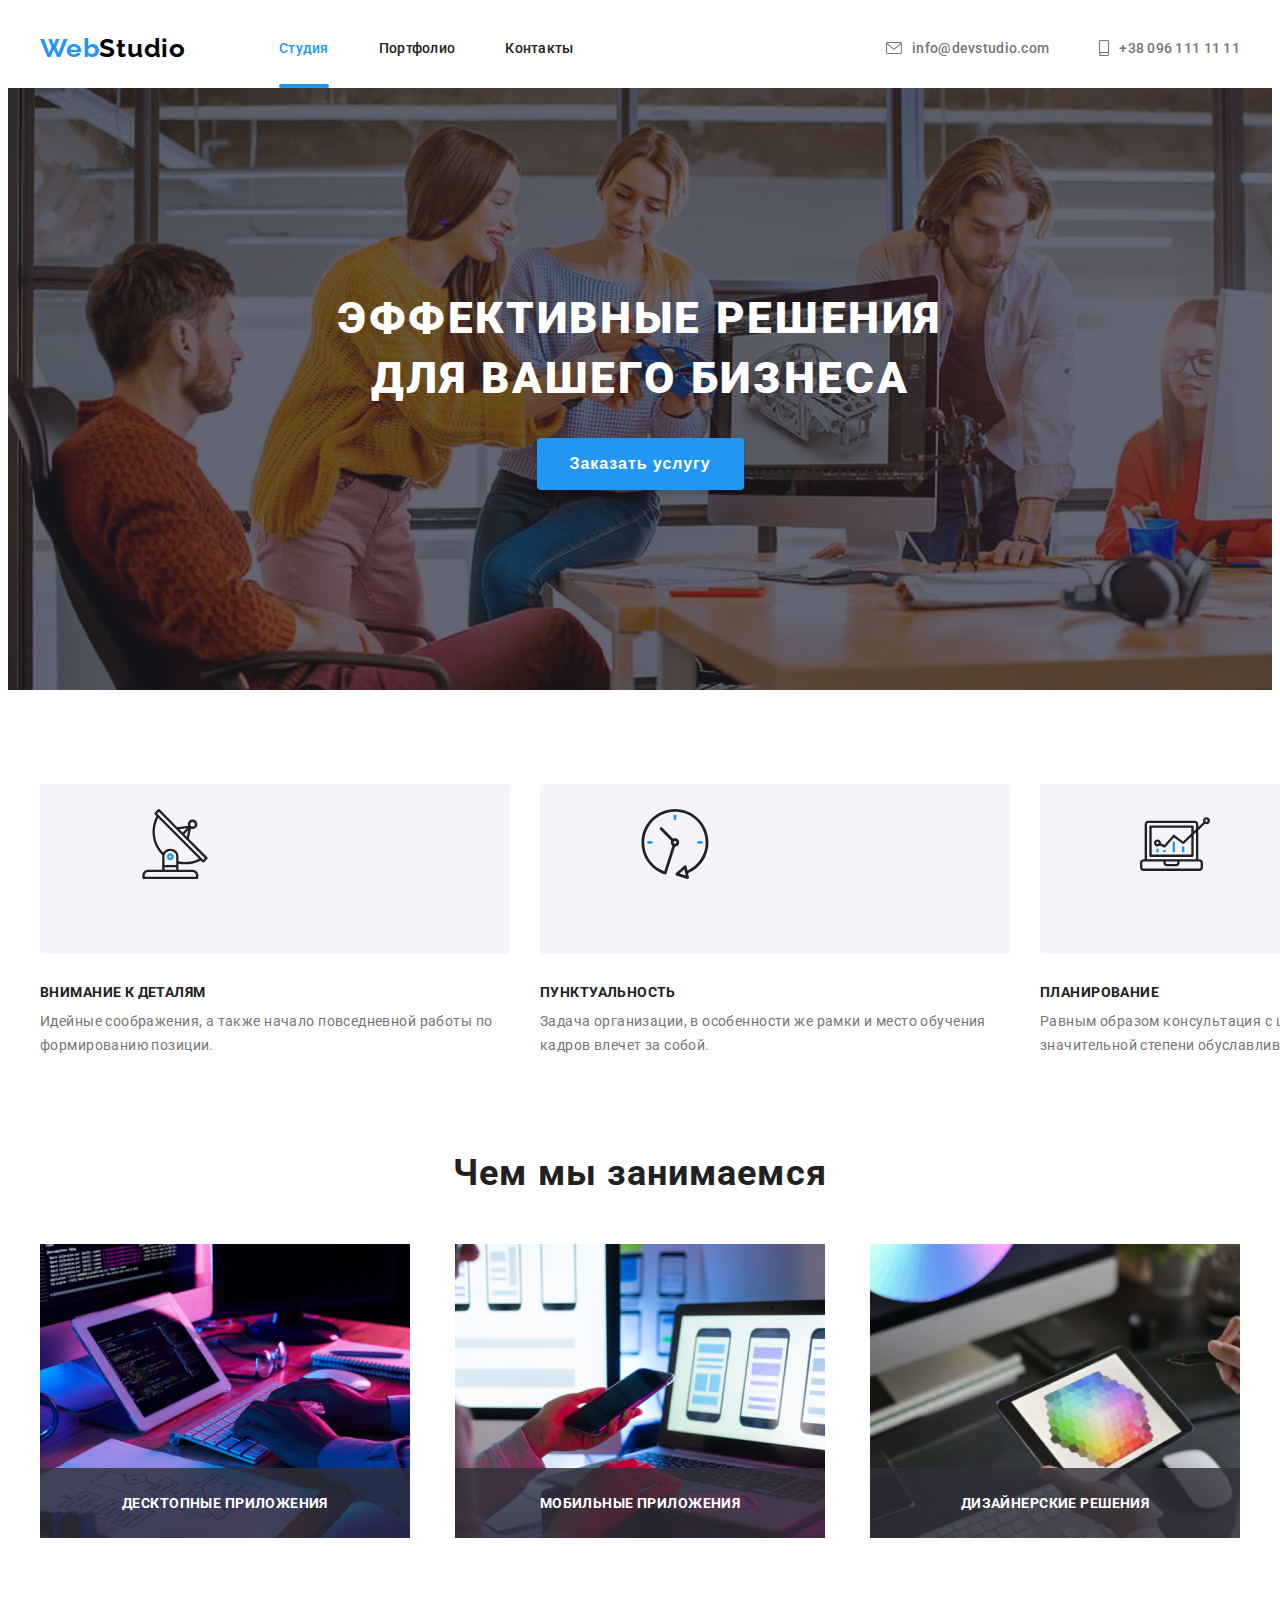
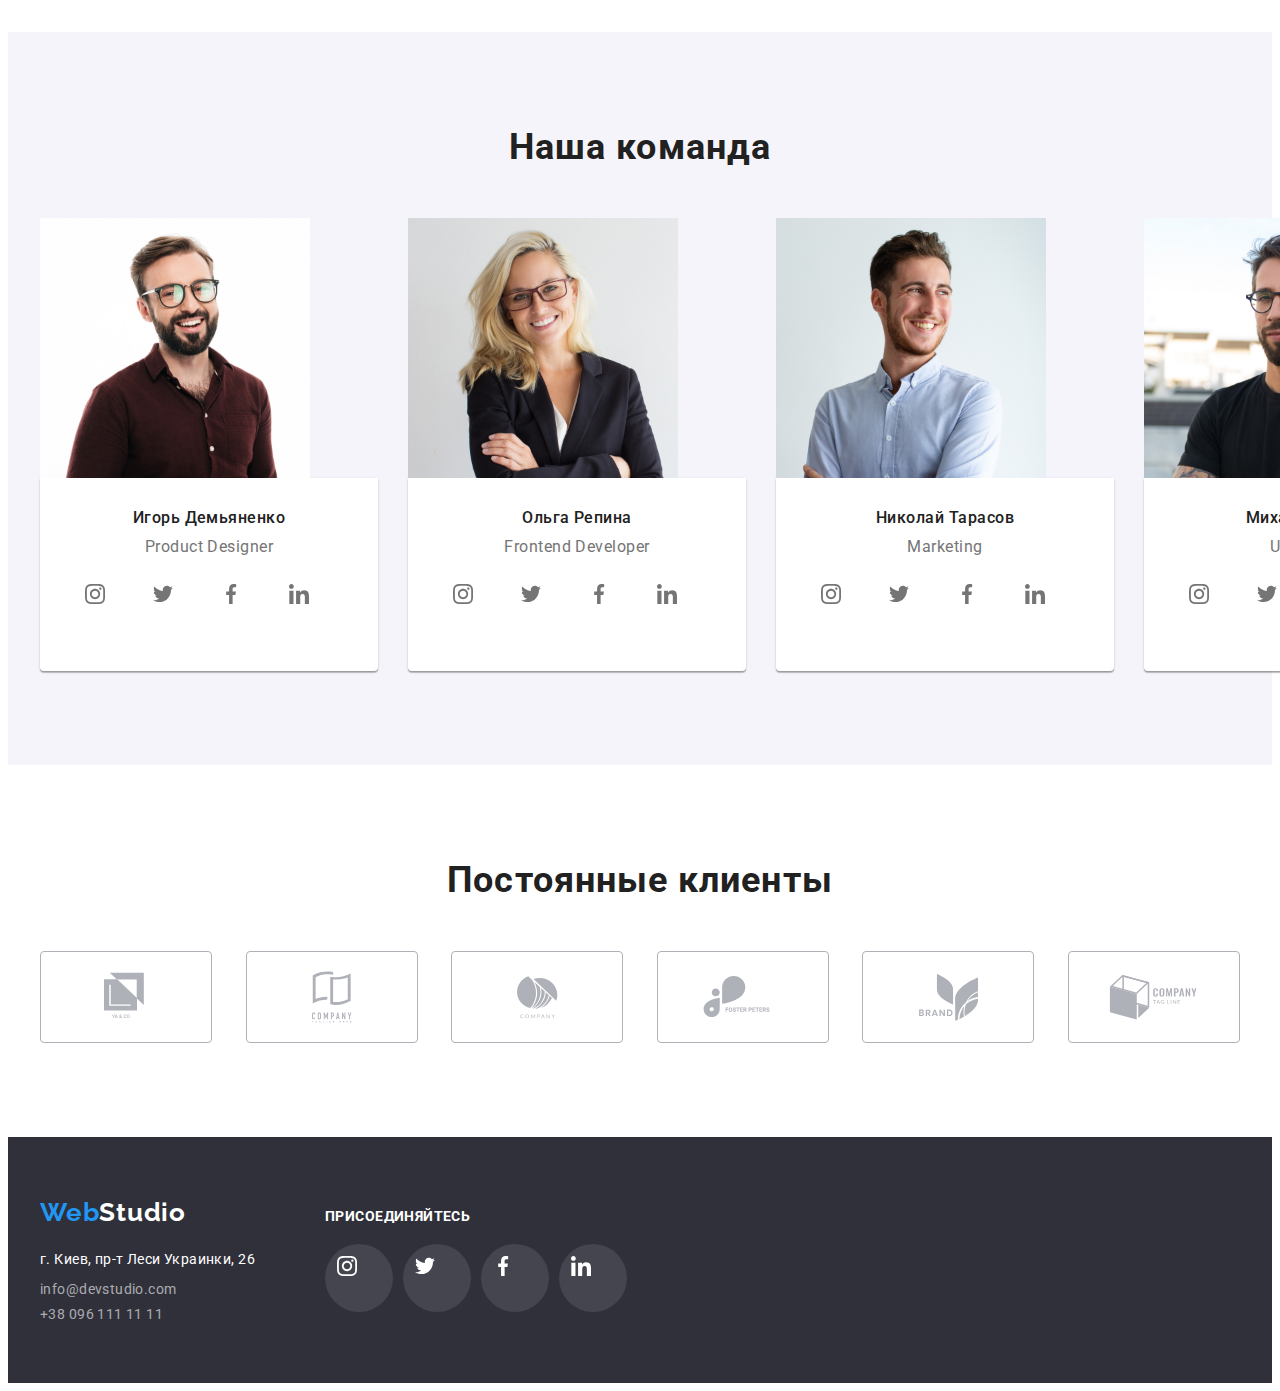
<file: index.html>
<!DOCTYPE html>
<html lang="ru">
  <head>
    <meta charset="UTF-8" />
    <meta name="viewport" content="width=device-width, initial-scale=1.0" />
    <title>WebStudio</title>
    <link rel="preconnect" href="https://fonts.gstatic.com" />
    <link
      href="https://fonts.googleapis.com/css2?family=Raleway:wght@700&family=Roboto:wght@400;500;700;900&display=swap"
      rel="stylesheet"
    />
    <link
      rel="stylesheet"
      href="https://cdnjs.cloudflare.com/ajax/libs/modern-normalize/1.0.0/modern-normalize.min.css"
      integrity="sha512-ISS7cAi1PEhQ8jnbJpJZMd29NlhNj4AWYyLOSp2CE/CsHxTCu+r+t0D2yoJudVrd0/8fTVPUVDzY5Tvli75u/g=="
      crossorigin="anonymous"
    />
    <link rel="stylesheet" href="./css/main.css" />
  </head>
  <body>
    <!-- Шапка сайта -->
    <header class="header">
      <div class="container">
        <nav class="site-nav">
          <a href="index.html" lang="en" class="logo"><span>Web</span>Studio</a>
          <ul class="site-nav-list">
            <li class="site-nav-list-item">
              <a href="index.html" class="site-nav-link current">Студия</a>
            </li>
            <li class="site-nav-list-item">
              <a href="portfolio.html" class="site-nav-link">Портфолио</a>
            </li>
            <li class="site-nav-list-item">
              <a href="" class="site-nav-link">Контакты</a>
            </li>
          </ul>
        </nav>
        <ul class="contact-list">
          <li class="contact-list-submenu">
           <a href="mailto:info@devstudio.com" class="contact-link"
              >
               <svg class="icon-contact-list" width="16" height="12">
                <use href="./images/sprite.svg#icon-envelope"></use>
              </svg>
                info@devstudio.com</a>
          </li>
          <li class="contact-list-submenu">
            <a href="tel:+380961111111" class="contact-link"
              >
              <svg class="icon-contact-list" width="10" height="16">
                <use href="./images/sprite.svg#icon-smartphone"></use>
              </svg>
              +38 096 111 11 11</a
            >
          </li>
        </ul>
      </div>
    </header>
    <main>
      <!-- Герой -->
      <section class="hero">
        <div class="container">
          <h1 class="hero-title">
            Эффективные решения <br />
            для вашего бизнеса
          </h1>
          <button type="button" class="modal-button" data-modal-open>Заказать услугу</button>
        </div>
      </section>
      <!-- Преимущества -->
      <section class="advantages section-container">
        <div class="container">
          <h2 class="visually-hidden">Преимущества</h2>
          <ul class="advantages-list">
            <li class="advantages-list-item">
              <div class="icon-advantages-container">
                <svg class="icon-advantages" width="70" height="70">
                <use href="./images/sprite.svg#icon-antenna-1"></use>
              </svg>
              </div>
              <h3 class="advantages-title">Внимание к деталям</h3>
              <p class="advantages-text">
                Идейные соображения, а также начало повседневной работы по
                формированию позиции.
              </p>
            </li>
            <li class="advantages-list-item">
              <div class="icon-advantages-container">
                <svg class="icon-advantages" width="70" height="70">
                <use href="./images/sprite.svg#icon-clock-1"></use>
              </svg>
              </div>
              <h3 class="advantages-title">Пунктуальность</h3>
              <p class="advantages-text">
                Задача организации, в особенности же рамки и место обучения
                кадров влечет за собой.
              </p>
            </li>
            <li class="advantages-list-item">
              <div class="icon-advantages-container">
                <svg class="icon-advantages" width="70" height="70">
                <use href="./images/sprite.svg#icon-diagram-1"></use>
              </svg>
              </div>
              <h3 class="advantages-title">Планирование</h3>
              <p class="advantages-text">
                Равным образом консультация с широким активом в значительной
                степени обуславливает
              </p>
            </li class="advantages-list-item">
            <li>
              <div class="icon-advantages-container">
                <svg class="icon-advantages" width="70" height="70">
                <use href="./images/sprite.svg#icon-astronaut-1"></use>
              </svg>
              </div>
              <h3 class="advantages-title">Современные технологии</h3>
              <p class="advantages-text">
                Значимость этих проблем настолько очевидна, что реализация
                плановых заданий.
              </p>
            </li>
          </ul>
        </div>
      </section>
      <!-- Чем мы занимаемся -->
      <section class="works ">
        <div class="container">
        <h2 class="woks-title section-title">Чем мы занимаемся</h2>
        <ul class="woks-title-list">
          <li class="works-link">
            <img
              src="./images/what-are-we-doing/what-are-we-doing-1.jpg"
              alt="Сотрудник набирает на клавиатуре текст"
              width="370"
              height="294"
            />
            <div class="text-works-box">
            <p class="text-works">Десктопные приложения</p>
            </div>
          </li>
          <li class="works-link">
            <img
              src="./images/what-are-we-doing/what-are-we-doing-2.jpg"
              alt="Сотрудник разрабатывает дизайн мобильного приложения"
              width="370"
              height="294"
            />
            <div class="text-works-box">
            <p class="text-works">Мобильные приложения</p>
            </div>
          </li>
          <li class="works-link">
            <img
              src="./images/what-are-we-doing/what-are-we-doing-3.jpg"
              alt="Сотрудник работает на планшете"
              width="370"
              height="294"
            />
            <div class="text-works-box">
            <p class="text-works">Дизайнерские решения</p>
            </div>
          </li>
        </ul>
        </div>
      </section>
      <!-- Наша команда -->
      <section class="team section-container">
        <div class="container">
        <h2 class="team-title section-title">Наша команда</h2>
        <ul class="team-list">
          <li class="team-list-item">
              <img
              src="./images/our-team/our-team-1.jpg"
              alt="Фотография сотрудника"
              width="270"
              height="260"
            />
             <div class="team-card-name">
              <h3 class="team-member">Игорь Демьяненко</h3>
            <p lang="en" class="team-text">Product Designer</p>


            <div class="team-social-links">
            <ul class="social-links-list">
              
              <li>
                <a href="" class="social-links-list-team">
                <div class="social-links-item">
                <svg class="icon-social-links" width="20" height="20">
                <use href="./images/sprite.svg#icon-instagram-2"></use>
              </svg>
              </div>
              </a>
               </li>
              
 <li>
                <a href="" class="social-links-list-team">
                <div class="social-links-item">
                <svg class="icon-social-links" width="20" height="20">
                <use href="./images/sprite.svg#icon-twitter-1"></use>
              </svg>
              </div>
              </a>
               </li>

 <li>
                <a href="" class="social-links-list-team">
                <div class="social-links-item">
                <svg class="icon-social-links" width="20" height="20">
                <use href="./images/sprite.svg#icon-facebook-1"></use>
              </svg>
              </div>
              </a>
               </li>

                <li>
                <a href="" class="social-links-list-team">
                <div class="social-links-item">
                <svg class="icon-social-links" width="20" height="20">
                <use href="./images/sprite.svg#icon-linkedin-1"></use>
              </svg>
              </div>
              </a>
               </li>
            </ul>
            </div>
            </div>
          </li>
          <li class="team-list-item">
            <img
              src="./images/our-team/our-team-2.jpg"
              alt="Фотография сотрудника"
              width="270"
              height="260"
            />
            <div class="team-card-name">
               <h3 class="team-member">Ольга Репина</h3>
            <p lang="en" class="team-text">Frontend Developer</p>
            
             <div class="team-social-links">
            <ul class="social-links-list">
<li>
                <a href="" class="social-links-list-team">
                <div class="social-links-item">
                <svg class="icon-social-links" width="20" height="20">
                <use href="./images/sprite.svg#icon-instagram-2"></use>
              </svg>
              </div>
              </a>
               </li>
              
 <li>
                <a href="" class="social-links-list-team">
                <div class="social-links-item">
                <svg class="icon-social-links" width="20" height="20">
                <use href="./images/sprite.svg#icon-twitter-1"></use>
              </svg>
              </div>
              </a>
               </li>

 <li>
                <a href="" class="social-links-list-team">
                <div class="social-links-item">
                <svg class="icon-social-links" width="20" height="20">
                <use href="./images/sprite.svg#icon-facebook-1"></use>
              </svg>
              </div>
              </a>
               </li>

                <li>
                <a href="" class="social-links-list-team">
                <div class="social-links-item">
                <svg class="icon-social-links" width="20" height="20">
                <use href="./images/sprite.svg#icon-linkedin-1"></use>
              </svg>
              </div>
              </a>
               </li>
                        </ul>
            </div>
            </div>         
          </li >
          <li class="team-list-item">
            <img
              src="./images/our-team/our-team-3.jpg"
              alt="Фотография сотрудника"
              width="270"
              height="260"
            />
            <div class="team-card-name">
              <h3 class="team-member">Николай Тарасов</h3>
            <p lang="en" class="team-text">Marketing</p>
          <div class="team-social-links">
            <ul class="social-links-list">
<li>
                <a href="" class="social-links-list-team">
                <div class="social-links-item">
                <svg class="icon-social-links" width="20" height="20">
                <use href="./images/sprite.svg#icon-instagram-2"></use>
              </svg>
              </div>
              </a>
               </li>
              
 <li>
                <a href="" class="social-links-list-team">
                <div class="social-links-item">
                <svg class="icon-social-links" width="20" height="20">
                <use href="./images/sprite.svg#icon-twitter-1"></use>
              </svg>
              </div>
              </a>
               </li>

 <li>
                <a href="" class="social-links-list-team">
                <div class="social-links-item">
                <svg class="icon-social-links" width="20" height="20">
                <use href="./images/sprite.svg#icon-facebook-1"></use>
              </svg>
              </div>
              </a>
               </li>

                <li>
                <a href="" class="social-links-list-team">
                <div class="social-links-item">
                <svg class="icon-social-links" width="20" height="20">
                <use href="./images/sprite.svg#icon-linkedin-1"></use>
              </svg>
              </div>
              </a>
               </li>
            </ul>
            </div>
            </div>                  
          </li>
          <li class="team-list-item">
            <img
              src="./images/our-team/our-team-4.jpg"
              alt="Фотография сотрудника"
              width="270"
              height="260"
            />
            <div class="team-card-name">
              <h3 class="team-member">Михаил Ермаков</h3>
            <p lang="en" class="team-text">UI Designer</p>
            <div class="team-social-links">
            <ul class="social-links-list">
<li>
                <a href="" class="social-links-list-team">
                <div class="social-links-item">
                <svg class="icon-social-links" width="20" height="20">
                <use href="./images/sprite.svg#icon-instagram-2"></use>
              </svg>
              </div>
              </a>
               </li>
              
 <li>
                <a href="" class="social-links-list-team">
                <div class="social-links-item">
                <svg class="icon-social-links" width="20" height="20">
                <use href="./images/sprite.svg#icon-twitter-1"></use>
              </svg>
              </div>
              </a>
               </li>

 <li>
                <a href="" class="social-links-list-team">
                <div class="social-links-item">
                <svg class="icon-social-links" width="20" height="20">
                <use href="./images/sprite.svg#icon-facebook-1"></use>
              </svg>
              </div>
              </a>
               </li>

                <li>
                <a href="" class="social-links-list-team">
                <div class="social-links-item">
                <svg class="icon-social-links" width="20" height="20">
                <use href="./images/sprite.svg#icon-linkedin-1"></use>
              </svg>
              </div>
              </a>
               </li>
            </ul>
            </div>
            </div>            
          </li>
        </ul>
        </div>     
      </section>
            <!-- Постоянные клиенты -->
       <section class="clients section-container">
        <div class="container">
        <h2 class="clients-title section-title">Постоянные клиенты</h2>
        <ul class="clients-list">
          <li class="clients-list-item">
                        <a href="" class="clients-list-link">
                      <div class="clients-box">
              <svg class="icon-clients" width="44" height="50">
                <use href="./images/sprite.svg#icon-logo-1"></use>
          </svg>
          </div>
            </a>
            </li>
          <li class="clients-list-item">
                        <a href="" class="clients-list-link">
              <div class="clients-box">
              <svg class="icon-clients" width="40" height="52">
                <use href="./images/sprite.svg#icon-logo-2"></use>
          </svg>
          </div>
            </a>
           </li>
          <li class="clients-list-item">
            <a href="" class="clients-list-link">
              <div class="clients-box">
              <svg class="icon-clients" width="41" height="43">
                <use href="./images/sprite.svg#icon-logo-3"></use>
          </svg>
          </div>
            </a>
           </li>
          <li class="clients-list-item">
            <a href="" class="clients-list-link">
              <div class="clients-box">
              <svg class="icon-clients" width="80" height="42">
                <use href="./images/sprite.svg#icon-logo-4"></use>
          </svg>
          </div>
            </a>
           </li>
          <li class="clients-list-item">
            <a href="" class="clients-list-link">
              <div class="clients-box">
              <svg class="icon-clients" width="59" height="47">
                <use href="./images/sprite.svg#icon-logo-5"></use>
          </svg>
          </div>
            </a>
           </li>
          <li class="clients-list-item">
            <a href="" class="clients-list-link">
              <div class="clients-box">
              <svg class="icon-clients" width="89" height="45">
                <use href="./images/sprite.svg#icon-logo-6"></use>
          </svg>
          </div>
            </a>
           </li>
        </div>
        </ul>
       </div>
      </section>
    </main>
    <!-- Футер -->
    <footer class="footer">
      <div class="container">
        <div class="footer-contact"> 
        <a href="index.html" lang="en" class="logo"> <span>Web</span>Studio</a>
      <address>
        <ul class="footer-list">
          <li>
            <a
              href="https://goo.gl/maps/R6N9jCLy1UTAVr4GA"
              class="footer-adress"
              >г. Киев, пр-т Леси Украинки, 26</a
            >
          </li>
          <li class="footer-contact-item">
            <a href="mailto:info@devstudio.com" class="footer-contact"
              >info@devstudio.com</a
            >
          </li>
          <li class="footer-contact-item">
            <a href="tel:+380961111111" class="footer-contact"
              >+38 096 111 11 11</a
            >
          </li>
        </ul>
      </address>
      </div>
      <div class="footer-social-links">
        <b class="join">присоединяйтесь</b>
          <div class="footer-social-links-box">
            <ul class="footer-social-links-list">
            

              <li class="footer-social-links-list-total"> 
                <a href="" class="footer-social-link">
                  <div class="footer-social-links-item">
                <svg class="icon-social-links" width="20" height="20">
                <use href="./images/sprite.svg#icon-instagram-2"></use>
              </svg>
              </div>
              </a>
            </li>
             
            <li class="footer-social-links-list-total"> 
                <a href="" class="footer-social-link">
                  <div class="footer-social-links-item">
                <svg class="icon-social-links" width="20" height="20">
                <use href="./images/sprite.svg#icon-twitter-1"></use>
              </svg>
              </div>
              </a>
            </li>

              <li class="footer-social-links-list-total"> 
                <a href="" class="footer-social-link">
                  <div class="footer-social-links-item">
                <svg class="icon-social-links" width="20" height="20">
                <use href="./images/sprite.svg#icon-facebook-1"></use>
              </svg>
              </div>
              </a>
            </li>

            <li class="footer-social-links-list-total"> 
                <a href="" class="footer-social-link">
                  <div class="footer-social-links-item">
                <svg class="icon-social-links" width="20" height="20">
                <use href="./images/sprite.svg#icon-linkedin-1"></use>
              </svg>
              </div>
              </a>
            </li>



              <!-- <div class="footer-social-links-item">
              <li><a href=""class="footer-social-link" >
                <svg class="icon-social-links" width="20" height="20">
                <use href="./images/sprite.svg#icon-twitter-1"></use>
              </svg>
              </a></li>
              </div> -->
              <!-- <div class="footer-social-links-item">
              <li><a href="">
                <svg class="icon-social-links" width="20" height="20">
                <use href="./images/sprite.svg#icon-facebook-1"></use>
              </svg>
              </a></li>
              </div> -->
              <!-- <div class="footer-social-links-item">
              <li><a href="">
                <svg class="icon-social-links" width="20" height="20">
                <use href="./images/sprite.svg#icon-linkedin-1"></use>
              </svg>
              </a></li>
              </div> -->
            </ul>
            </div>
      </div>
      </div>      
    </footer>

    <div class="backdrop is-hidden" data-modal>
      <div class="modal">
        <button type="button" class="close-modal" data-modal-close>
        <svg width="18" height="18">
                <use href="./images/sprite.svg#icon-close-black"></use>
              </svg>
        </button>
      </div>
    </div>
    <script src="./js/modal.js"></script>
  </body>
</html>
</file>
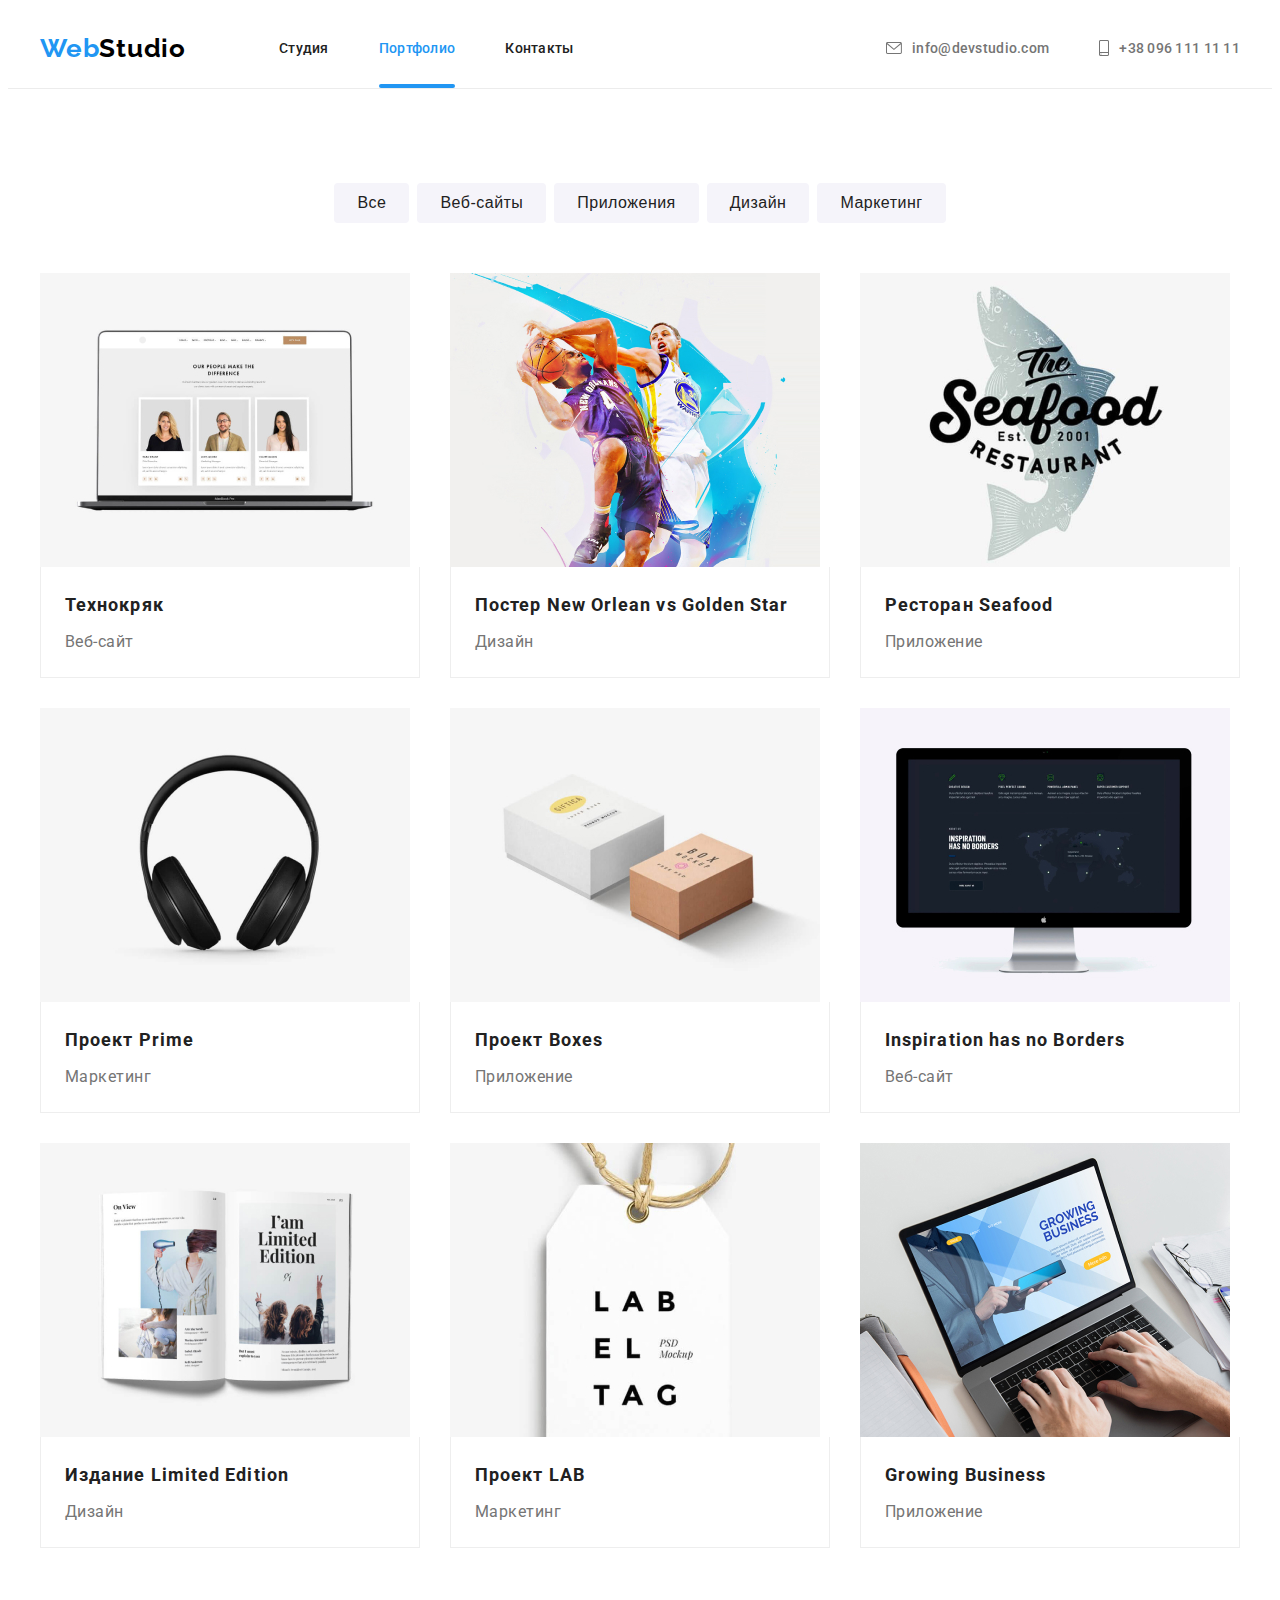
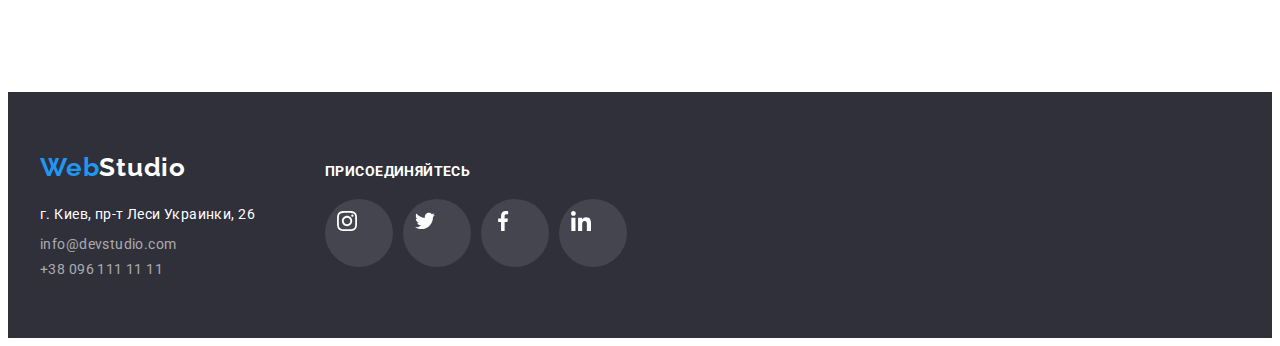
<file: portfolio.html>
<!DOCTYPE html>
<html lang="ru">
  <head>
    <meta charset="UTF-8" />
    <meta name="viewport" content="width=device-width, initial-scale=1.0" />
    <title>WebStudio</title>
    <link rel="preconnect" href="https://fonts.gstatic.com" />
    <link
      href="https://fonts.googleapis.com/css2?family=Raleway:wght@700&family=Roboto:wght@400;500;700;900&display=swap"
      rel="stylesheet"
    />
    <link
      rel="stylesheet"
      href="https://cdnjs.cloudflare.com/ajax/libs/modern-normalize/1.0.0/modern-normalize.min.css"
      integrity="sha512-ISS7cAi1PEhQ8jnbJpJZMd29NlhNj4AWYyLOSp2CE/CsHxTCu+r+t0D2yoJudVrd0/8fTVPUVDzY5Tvli75u/g=="
      crossorigin="anonymous"
    />
    <link rel="stylesheet" href="./css/portfolio.css" />
  </head>
  <body>
    <!-- Шапка сайта -->
    <header class="header">
      <div class="container">
        <nav class="site-nav">
          <a href="index.html" lang="en" class="logo"><span>Web</span>Studio</a>
          <ul class="site-nav-list">
            <li class="site-nav-list-item">
              <a href="index.html" class="site-nav-link">Студия</a>
            </li>
            <li class="site-nav-list-item">
              <a href="portfolio.html" class="site-nav-link current"
                >Портфолио</a
              >
            </li>
            <li class="site-nav-list-item">
              <a href="" class="site-nav-link">Контакты</a>
            </li>
          </ul>
        </nav>
        <ul class="contact-list">
          <li class="contact-list-submenu">
            <a href="mailto:info@devstudio.com" class="contact-link">
              <svg class="icon-contact-list" width="16" height="12">
                <use href="./images/sprite.svg#icon-envelope"></use>
              </svg>
              info@devstudio.com</a
            >
          </li>
          <li class="contact-list-submenu">
            <a href="tel:+380961111111" class="contact-link">
              <svg class="icon-contact-list" width="10" height="16">
                <use href="./images/sprite.svg#icon-smartphone"></use>
              </svg>
              +38 096 111 11 11</a
            >
          </li>
        </ul>
      </div>
    </header>
    <main>
      <!-- Портфолио -->
      <section class="section-container porfolio">
        <div class="container">
          <h1 class="visually-hidden">Портфолио</h1>
          <ul class="list-button">
            <li class="list-button-item">
              <button type="button" class="radio-button">Все</button>
            </li>
            <li class="list-button-item">
              <button type="button" class="radio-button">Веб-сайты</button>
            </li>
            <li class="list-button-item">
              <button type="button" class="radio-button">Приложения</button>
            </li>
            <li class="list-button-item">
              <button type="button" class="radio-button">Дизайн</button>
            </li>
            <li class="list-button-item">
              <button type="button" class="radio-button">Маркетинг</button>
            </li>
          </ul>
        </div>
        <div class="container">
          <ul class="portfolio-list">
            <li class="portfolio-list-item">
              <a href="" class="portfolio-link">
                <div class="wrapper">
                  <img
                    src="./images/portfolio/portfolio-1.jpg"
                    alt="Ноутбук"
                    width="370"
                    height="294"
                  />
                  <p class="text-overlay">
                    Технокряк это современная площадка распространения
                    коронавируса. Компании используют эту платформу для
                    цифрового шпионажа и атак на защищённые сервера конкурентов.
                  </p>
                </div>
                <div class="porfolio-card-name">
                  <h2 class="porfolio-title">Технокряк</h2>
                  <p class="porfolio-text">Веб-сайт</p>
                </div>
              </a>
            </li>

            <li class="portfolio-list-item">
              <a href="" class="portfolio-link">
                <div class="wrapper">
                  <img
                    src="./images/portfolio/portfolio-2.jpg"
                    alt="Изображение двух баскетболистов"
                    width="370"
                    height="294"
                  />
                  <p class="text-overlay">
                    Технокряк это современная площадка распространения
                    коронавируса. Компании используют эту платформу для
                    цифрового шпионажа и атак на защищённые сервера конкурентов.
                  </p>
                </div>
                <div class="porfolio-card-name">
                  <h2 class="porfolio-title">
                    Постер New Orlean vs Golden Star
                  </h2>
                  <p class="porfolio-text">Дизайн</p>
                </div>
              </a>
            </li>
            <li class="portfolio-list-item">
              <a href="" class="portfolio-link">
                <div class="wrapper">
                  <img
                    src="./images/portfolio/portfolio-3.jpg"
                    alt="Эмблема рыбного ресторана"
                    width="370"
                    height="294"
                  />
                  <p class="text-overlay">
                    Технокряк это современная площадка распространения
                    коронавируса. Компании используют эту платформу для
                    цифрового шпионажа и атак на защищённые сервера конкурентов.
                  </p>
                </div>
                <div class="porfolio-card-name">
                  <h2 class="porfolio-title">Ресторан Seafood</h2>
                  <p class="porfolio-text">Приложение</p>
                </div>
              </a>
            </li>
            <li class="portfolio-list-item">
              <a href="" class="portfolio-link">
                <div class="wrapper">
                  <img
                    src="./images/portfolio/portfolio-4.jpg"
                    alt="Наушники"
                    width="370"
                    height="294"
                  />
                  <p class="text-overlay">
                    Технокряк это современная площадка распространения
                    коронавируса. Компании используют эту платформу для
                    цифрового шпионажа и атак на защищённые сервера конкурентов.
                  </p>
                </div>
                <div class="porfolio-card-name">
                  <h2 class="porfolio-title">Проект Prime</h2>
                  <p class="porfolio-text">Маркетинг</p>
                </div>
              </a>
            </li>
            <li class="portfolio-list-item">
              <a href="" class="portfolio-link">
                <div class="wrapper">
                  <img
                    src="./images/portfolio/portfolio-5.jpg"
                    alt="Две коробки"
                    width="370"
                    height="294"
                  />
                  <p class="text-overlay">
                    Технокряк это современная площадка распространения
                    коронавируса. Компании используют эту платформу для
                    цифрового шпионажа и атак на защищённые сервера конкурентов.
                  </p>
                </div>
                <div class="porfolio-card-name">
                  <h2 class="porfolio-title">Проект Boxes</h2>
                  <p class="porfolio-text">Приложение</p>
                </div>
              </a>
            </li>
            <li class="portfolio-list-item">
              <a href="" class="portfolio-link">
                <div class="wrapper">
                  <img
                    src="./images/portfolio/portfolio-6.jpg"
                    alt="Монитор"
                    width="370"
                    height="294"
                  />
                  <p class="text-overlay">
                    Технокряк это современная площадка распространения
                    коронавируса. Компании используют эту платформу для
                    цифрового шпионажа и атак на защищённые сервера конкурентов.
                  </p>
                </div>
                <div class="porfolio-card-name">
                  <h2 class="porfolio-title">Inspiration has no Borders</h2>
                  <p class="porfolio-text">Веб-сайт</p>
                </div>
              </a>
            </li>
            <li class="portfolio-list-item">
              <a href="" class="portfolio-link">
                <div class="wrapper">
                  <img
                    src="./images/portfolio/portfolio-7.jpg"
                    alt="Развернутая книга"
                    width="370"
                    height="294"
                  />
                  <p class="text-overlay">
                    Технокряк это современная площадка распространения
                    коронавируса. Компании используют эту платформу для
                    цифрового шпионажа и атак на защищённые сервера конкурентов.
                  </p>
                </div>
                <div class="porfolio-card-name">
                  <h2 class="porfolio-title">Издание Limited Edition</h2>
                  <p class="porfolio-text">Дизайн</p>
                </div>
              </a>
            </li>
            <li class="portfolio-list-item">
              <a href="" class="portfolio-link">
                <div class="wrapper">
                  <img
                    src="./images/portfolio/portfolio-8.jpg"
                    alt="Изображение этикетки"
                    width="370"
                    height="294"
                  />
                  <p class="text-overlay">
                    Технокряк это современная площадка распространения
                    коронавируса. Компании используют эту платформу для
                    цифрового шпионажа и атак на защищённые сервера конкурентов.
                  </p>
                </div>
                <div class="porfolio-card-name">
                  <h2 class="porfolio-title">Проект LAB</h2>
                  <p class="porfolio-text">Маркетинг</p>
                </div>
              </a>
            </li>
            <li class="portfolio-list-item">
              <a href="" class="portfolio-link">
                <div class="wrapper">
                  <img
                    src="./images/portfolio/portfolio-9.jpg"
                    alt="Человек работае за ноутбуком"
                    width="370"
                    height="294"
                  />
                  <p class="text-overlay">
                    Технокряк это современная площадка распространения
                    коронавируса. Компании используют эту платформу для
                    цифрового шпионажа и атак на защищённые сервера конкурентов.
                  </p>
                </div>
                <div class="porfolio-card-name">
                  <h2 lang="en" class="porfolio-title">Growing Business</h2>
                  <p class="porfolio-text">Приложение</p>
                </div>
              </a>
            </li>
          </ul>
        </div>
      </section>
    </main>
    <!-- Футер -->
    <footer class="footer">
      <div class="container">
        <div class="footer-contact">
          <a href="index.html" lang="en" class="logo">
            <span>Web</span>Studio</a
          >
          <address>
            <ul class="footer-list">
              <li>
                <a
                  href="https://goo.gl/maps/R6N9jCLy1UTAVr4GA"
                  class="footer-adress"
                  >г. Киев, пр-т Леси Украинки, 26</a
                >
              </li>
              <li class="footer-contact-item">
                <a href="mailto:info@devstudio.com" class="footer-contact"
                  >info@devstudio.com</a
                >
              </li>
              <li class="footer-contact-item">
                <a href="tel:+380961111111" class="footer-contact"
                  >+38 096 111 11 11</a
                >
              </li>
            </ul>
          </address>
        </div>
        <div class="footer-social-links">
          <b class="join">присоединяйтесь</b>
          <div class="footer-social-links-box">
            <ul class="footer-social-links-list">
              <li class="footer-social-links-list-total">
                <a href="" class="footer-social-link">
                  <div class="footer-social-links-item">
                    <svg class="icon-social-links" width="20" height="20">
                      <use href="./images/sprite.svg#icon-instagram-2"></use>
                    </svg>
                  </div>
                </a>
              </li>

              <li class="footer-social-links-list-total">
                <a href="" class="footer-social-link">
                  <div class="footer-social-links-item">
                    <svg class="icon-social-links" width="20" height="20">
                      <use href="./images/sprite.svg#icon-twitter-1"></use>
                    </svg>
                  </div>
                </a>
              </li>

              <li class="footer-social-links-list-total">
                <a href="" class="footer-social-link">
                  <div class="footer-social-links-item">
                    <svg class="icon-social-links" width="20" height="20">
                      <use href="./images/sprite.svg#icon-facebook-1"></use>
                    </svg>
                  </div>
                </a>
              </li>

              <li class="footer-social-links-list-total">
                <a href="" class="footer-social-link">
                  <div class="footer-social-links-item">
                    <svg class="icon-social-links" width="20" height="20">
                      <use href="./images/sprite.svg#icon-linkedin-1"></use>
                    </svg>
                  </div>
                </a>
              </li>
            </ul>
          </div>
        </div>
      </div>
    </footer>
  </body>
</html>
</file>
<file: css/main.css>
:root {
  --main-font: "Roboto", sans-serif;
  --secondary-font: "Raleway", sans-serif;
  --main-color: #757575;
  --secondary-color: #212121;
  --accent-color: #2196f3;
}

body {
  font-family: var(--main-font);
}

/*++++++++++ Common ++++++++++  */

ul {
  list-style: none;
  margin: 0;
  padding: 0;
}

h1,
h2,
h3,
h4,
h5,
h6 {
  margin: 0;
}

a {
  text-decoration: none;
}

p {
  margin: 0;
}

img {
  display: block;
  max-width: 100%;
  height: auto;
}

.container {
  width: 1200px;
  padding-left: 15px;
  padding-right: 15px;
  margin-left: auto;
  margin-right: auto;
}

.logo > span {
  color: var(--accent-color);
}

.visually-hidden {
  position: absolute;
  width: 1px;
  height: 1px;
  margin: -1px;
  border: 0;
  padding: 0;

  white-space: nowrap;
  clip-path: inset(100%);
  clip: rect(0 0 0 0);
  overflow: hidden;
}

.section-title {
  margin-bottom: 50px;

  font-weight: 700;
  font-size: 36px;
  line-height: 1.167;
  text-align: center;
  letter-spacing: 0.03em;
  color: var(--secondary-color);
}

.section-container {
  padding-top: 94px;
  padding-bottom: 94px;
}

/*++++++++++ Header ++++++++++  */

.header .container {
  display: flex;
  align-items: center;
}

.site-nav {
  display: flex;
  align-items: center;
}

.site-nav-list {
  display: flex;
  align-items: center;
}

.site-nav .logo {
  margin-right: 93px;

  font-family: Raleway;
  font-weight: 700;
  font-size: 26px;
  line-height: 1.192;
  letter-spacing: 0.03em;
  color: #000000;
}

.site-nav-link {
  position: relative;
  display: block;
  padding-top: 32px;
  padding-bottom: 32px;

  font-weight: 500;
  font-size: 14px;
  line-height: 1.143;
  letter-spacing: 0.02em;
  color: var(--secondary-color);

  transition: color 250ms cubic-bezier(0.4, 0, 0.2, 1);
}

.site-nav-link:hover,
.site-nav-link:focus,
.contact-link:hover,
.contact-link:focus {
  color: var(--accent-color);
}

.site-nav-list-item:not(:last-child) {
  margin-right: 50px;
}

.site-nav-link.current::before {
  position: absolute;
  bottom: 0;
  content: "";
  height: 4px;
  width: 100%;
  background-color: var(--accent-color);
  border-radius: 2px;
}

.contact-list {
  display: flex;
  align-items: center;
  margin-left: auto;
}

.contact-list-submenu:first-child {
  margin-right: 50px;
}

.contact-link {
  display: flex;
  align-items: center;
  padding-top: 32px;
  padding-bottom: 32px;

  font-weight: 500;
  font-size: 14px;
  line-height: 1.143;
  letter-spacing: 0.02em;
  color: var(--main-color);

  transition: color 250ms cubic-bezier(0.4, 0, 0.2, 1);
}

.icon-contact-list {
  margin-right: 10px;

  fill: currentColor;

  transition: fill 250ms cubic-bezier(0.4, 0, 0.2, 1);
}

.contact-link:hover .icon-contact-list,
.contact-link:focus .icon-contact-list {
  fill: var(--accent-color);
}

.site-nav .site-nav-link.current {
  color: var(--accent-color);
}

/*++++++++++ Hero ++++++++++  */

.hero {
  background-color: #2f303a;
  background-image: linear-gradient(
      rgba(47, 48, 58, 0.4),
      rgba(47, 48, 58, 0.4)
    ),
    url("../images/hero.jpg");
  background-repeat: no-repeat;
  background-size: cover;
  margin-right: auto;
  margin-left: auto;
  padding-top: 200px;
  padding-bottom: 200px;
}

.hero-title {
  margin-bottom: 30px;

  font-weight: 900;
  font-size: 44px;
  line-height: 1.364;
  text-align: center;
  letter-spacing: 0.06em;
  text-transform: uppercase;
  color: #ffffff;
}

.modal-button {
  display: block;
  min-width: 200px;
  padding: 10px 32px;
  margin-right: auto;
  margin-left: auto;
  border: 1px solid transparent;
  box-shadow: 0px 4px 4px rgba(0, 0, 0, 0.15);
  border-radius: 4px;

  font-weight: 700;
  font-size: 16px;
  line-height: 1.875;
  letter-spacing: 0.06em;
  color: #ffffff;
  background-color: var(--accent-color);
}

/*++++++++++ Advantages ++++++++++  */

.advantages-list {
  display: flex;
  align-items: center;
  justify-content: space-between;
}

.advantages-list-item:not(:last-child) {
  margin-right: 30px;
}

.advantages-title {
  margin-bottom: 10px;

  font-weight: 700;
  font-size: 14px;
  line-height: 1.143;
  letter-spacing: 0.03em;
  text-transform: uppercase;
  color: var(--secondary-color);
}

.advantages-text {
  font-weight: 400;
  font-size: 14px;
  line-height: 1.714;
  letter-spacing: 0.03em;
  color: var(--main-color);
}

.icon-advantages-container {
  width: 270px;
  height: 120px;
  padding-top: 25px;
  padding-bottom: 25px;
  padding-right: 100px;
  padding-left: 100px;
  padding-bottom: 25px;
  margin-bottom: 30px;
  background-color: #f5f4fa;
  border-radius: 4px;
}

/*++++++++++ Works ++++++++++*/

.works {
  padding-bottom: 94px;
}

.woks-title-list {
  display: flex;
  align-items: center;
  justify-content: space-between;
}

.works-link {
  position: relative;
}

.text-works-box {
  position: absolute;
  bottom: 0;
  padding-top: 27px;
  padding-bottom: 27px;
  width: 100%;
  background-color: rgba(47, 48, 58, 0.8);
}

.text-works {
  font-weight: 700;
  font-size: 14px;
  line-height: 1.143;
  text-align: center;
  letter-spacing: 0.03em;
  text-transform: uppercase;

  color: #ffffff;
}

/*++++++++++ Our team ++++++++++*/

.team {
  background-color: #f5f4fa;
}

.team-list {
  display: flex;
  align-items: center;
  justify-content: space-between;
}

.team-list-item:not(:last-child) {
  margin-right: 30px;
}

.team-card-name {
  padding-top: 30px;
  padding-bottom: 30px;
  border-left: 1px solid transparent;
  border-right: 1px solid transparent;
  border-bottom: 1px solid transparent;
  box-shadow: 0px 1px 3px rgba(0, 0, 0, 0.12), 0px 1px 1px rgba(0, 0, 0, 0.14),
    0px 2px 1px rgba(0, 0, 0, 0.2);
  border-bottom-left-radius: 4px;
  border-bottom-right-radius: 4px;
  background-color: #fff;
}

.team-member {
  margin-bottom: 10px;

  font-weight: 500;
  font-size: 16px;
  line-height: 1.188;
  text-align: center;
  letter-spacing: 0.03em;
  color: var(--secondary-color);
}

.team-text {
  font-size: 16px;
  line-height: 1.188;
  text-align: center;
  letter-spacing: 0.03em;
  color: var(--main-color);
  margin-bottom: 16px;
}

.team-social-links {
  margin-right: 32px;
  margin-left: 32px;
}

.social-links-list {
  display: flex;
  align-items: center;
  justify-content: space-between;
}

.social-links-item {
  padding: 12px;
  width: 44px;
  height: 44px;
  border-radius: 50%;

  transition: background-color 250ms cubic-bezier(0.4, 0, 0.2, 1);
}

.icon-social-links {
  fill: var(--main-color);

  transition: fill 250ms cubic-bezier(0.4, 0, 0.2, 1);
}

.social-links-item:hover {
  background-color: var(--accent-color);
}

.social-links-item:hover .icon-social-links {
  fill: #ffffff;
}

.social-links-list-team {
  display: block;
}

.social-links-list-team:focus .social-links-item {
  background-color: var(--accent-color);
}

.social-links-list-team:focus .icon-social-links {
  fill: #ffffff;
}

/*++++++++++ Clients ++++++++++*/

.clients-list {
  display: flex;
  align-items: center;
  justify-content: space-between;
}

.clients-box {
  display: flex;
  align-items: center;
  justify-content: center;

  width: 170px;
  height: 90px;
  border: 1px solid #afb1b8;
  border-radius: 4px;

  transition: border 250ms cubic-bezier(0.4, 0, 0.2, 1);
}

.icon-clients {
  fill: #afb1b8;

  transition: fill 250ms cubic-bezier(0.4, 0, 0.2, 1);
}

.clients-list-link:hover .icon-clients,
.clients-list-link:focus .icon-clients {
  fill: var(--accent-color);
}

.clients-box:hover,
.clients-box:focus {
  border: 1px solid var(--accent-color);
}

/*++++++++++ Footer ++++++++++  */

.footer {
  background-color: #2f303a;
  padding-top: 60px;
  padding-bottom: 60px;
}

.footer .container {
  display: flex;
  align-items: baseline;
  justify-content: start;
}

.footer .logo {
  display: block;
  margin-bottom: 20px;

  font-family: Raleway;
  font-weight: 700;
  font-size: 26px;
  line-height: 1.192;
  letter-spacing: 0.03em;
  color: #ffffff;
}

.footer-adress {
  display: block;
  margin-bottom: 9px;

  font-style: normal;
  font-size: 14px;
  line-height: 1.714;
  letter-spacing: 0.03em;
  color: #ffffff;
}

.footer-contact {
  display: block;
  margin-right: 70px;
  font-style: normal;
  font-size: 14px;
  line-height: 1.174;
  letter-spacing: 0.03em;
  color: rgba(255, 255, 255, 0.6);
}

.footer-contact-item:not(:last-child) {
  margin-bottom: 9px;
}

.join {
  display: block;
  margin-bottom: 20px;
  font-weight: 700;
  font-size: 14px;
  line-height: 1.143;
  letter-spacing: 0.03em;
  text-transform: uppercase;
  color: #ffffff;
}

.footer-social-links-list {
  display: flex;
  align-items: center;
  justify-content: space-between;
}

.footer-social-links-item {
  padding: 12px;
  width: 44px;
  height: 44px;
  border-radius: 50%;
  background: rgba(255, 255, 255, 0.1);

  transition: background-color 250ms cubic-bezier(0.4, 0, 0.2, 1);
}

.footer-social-links-list-total:not(:last-child) {
  margin-right: 10px;
}

.footer .icon-social-links {
  fill: #ffffff;
}

.footer-social-links-item:hover {
  background-color: var(--accent-color);
}

.footer-social-link {
  display: block;
  border-radius: 50%;

  transition: background-color 250ms cubic-bezier(0.4, 0, 0.2, 1);
}

.footer-social-link:focus {
  background-color: var(--accent-color);
}

/*++++++++++ Backdrop ++++++++++  */

.backdrop {
  position: fixed;
  top: 0;
  left: 0;
  height: 100%;
  width: 100%;
  background-color: rgba(0, 0, 0, 0.2);

  transition: all 250ms cubic-bezier(0.4, 0, 0.2, 1);
}

.is-hidden {
  opacity: 0;
  visibility: hidden;
  pointer-events: none;
}

.modal {
  position: absolute;
  top: 50%;
  left: 50%;
  transform: translate(-50%, -50%) scale(1);
  width: 528px;
  min-height: 581px;

  background: #ffffff;
  box-shadow: 0px 1px 3px rgba(0, 0, 0, 0.12), 0px 1px 1px rgba(0, 0, 0, 0.14),
    0px 2px 1px rgba(0, 0, 0, 0.2);
  border-radius: 4px;

  opacity: 1;

  transition: all 250ms cubic-bezier(0.4, 0, 0.2, 1);
}

.backdrop.is-hidden .modal {
  transform: translate(-50%, -50%) scale(1.5);
  transition: all 250ms cubic-bezier(0.4, 0, 0.2, 1);
}

.close-modal {
  position: absolute;
  top: 8px;
  right: 8px;
  display: flex;
  align-items: center;
  justify-content: center;

  width: 30px;
  height: 30px;
  background: #ffffff;
  border: 1px solid rgba(0, 0, 0, 0.1);
  border-radius: 50%;
  cursor: pointer;
}
</file>
<file: css/portfolio.css>
:root {
  --main-font: "Roboto", sans-serif;
  --secondary-font: "Raleway", sans-serif;
  --main-color: #757575;
  --secondary-color: #212121;
  --accent-color: #2196f3;
}

body {
  font-family: var(--main-font);
}

/*++++++++++ Common ++++++++++  */

ul {
  list-style: none;
  margin: 0;
  padding: 0;
}

h1,
h2,
h3,
h4,
h5,
h6 {
  margin: 0;
}

a {
  text-decoration: none;
}

p {
  margin: 0;
}

img {
  display: block;
  max-width: 100%;
  height: auto;
}

.container {
  width: 1200px;
  padding-left: 15px;
  padding-right: 15px;
  margin-left: auto;
  margin-right: auto;
}

.logo > span {
  color: var(--accent-color);
}

.visually-hidden {
  position: absolute;
  width: 1px;
  height: 1px;
  margin: -1px;
  border: 0;
  padding: 0;

  white-space: nowrap;
  clip-path: inset(100%);
  clip: rect(0 0 0 0);
  overflow: hidden;
}

.section-container {
  padding-top: 94px;
  padding-bottom: 94px;
}

/*++++++++++ Header ++++++++++  */

.header {
  border-bottom: 1px solid #ececec;
}

.header .container {
  display: flex;
  align-items: center;
}

.site-nav {
  display: flex;
  align-items: center;
}

.site-nav-list {
  display: flex;
  align-items: center;
}

.site-nav .logo {
  margin-right: 93px;

  font-family: Raleway;
  font-weight: 700;
  font-size: 26px;
  line-height: 1.192;
  letter-spacing: 0.03em;
  color: #000000;
}

.site-nav-link {
  position: relative;
  display: block;
  padding-top: 32px;
  padding-bottom: 32px;

  font-weight: 500;
  font-size: 14px;
  line-height: 1.143;
  letter-spacing: 0.02em;
  color: var(--secondary-color);

  transition: color 250ms cubic-bezier(0.4, 0, 0.2, 1);
}

.site-nav-link:hover,
.site-nav-link:focus,
.contact-link:hover,
.contact-link:focus {
  color: var(--accent-color);
}

.site-nav-list-item:not(:last-child) {
  margin-right: 50px;
}

.site-nav-link.current::before {
  position: absolute;
  bottom: 0;
  content: "";
  height: 4px;
  width: 100%;
  background-color: var(--accent-color);
  border-radius: 2px;
}
.contact-list {
  display: flex;
  align-items: center;
  margin-left: auto;
}

.contact-list-submenu:first-child {
  margin-right: 50px;
}

.contact-link {
  display: flex;
  align-items: center;
  padding-top: 32px;
  padding-bottom: 32px;

  font-weight: 500;
  font-size: 14px;
  line-height: 1.143;
  letter-spacing: 0.02em;
  color: var(--main-color);

  transition: color 250ms cubic-bezier(0.4, 0, 0.2, 1);
}

.icon-contact-list {
  margin-right: 10px;

  fill: currentColor;

  transition: fill 250ms cubic-bezier(0.4, 0, 0.2, 1);
}

.contact-link:hover .icon-contact-list,
.contact-link:focus .icon-contact-list {
  fill: var(--accent-color);
}

.site-nav .site-nav-link.current {
  color: var(--accent-color);
}

/*++++++++++ Portfolio ++++++++++*/

.section-container .container {
  margin-bottom: 50px;
}

.list-button {
  display: flex;
  align-items: center;
  justify-content: center;
}

.list-button-item:not(:last-child) {
  margin-right: 8px;
}

.radio-button {
  padding-top: 6px;
  padding-bottom: 6px;
  padding-left: 22px;
  padding-right: 22px;
  min-width: auto;
  border: 1px solid transparent;
  border-radius: 4px;

  font-weight: 500;
  font-size: 16px;
  line-height: 1.625;
  text-align: center;
  letter-spacing: 0.03em;
  color: var(--secondary-color);
  background-color: #f5f4fa;

  transition: background-color 250ms cubic-bezier(0.4, 0, 0.2, 1),
    color 250ms cubic-bezier(0.4, 0, 0.2, 1);
}

.radio-button:hover,
.radio-button:focus {
  color: #ffffff;
  background-color: var(--accent-color);
}

.portfolio-list {
  display: flex;
  flex-wrap: wrap;
}

.portfolio-list-item {
  margin-right: 30px;
  margin-bottom: 30px;
  width: calc((100% - 60px) / 3);

  transition: box-shadow 250ms cubic-bezier(0.4, 0, 0.2, 1);
}

.portfolio-list-item:nth-child(3n) {
  margin-right: 0px;
}

.portfolio-list-item:nth-last-child(-n + 3) {
  margin-bottom: 0px;
}

.portfolio-list-item:hover {
  box-shadow: 0px 1px 1px rgba(0, 0, 0, 0.12), 0px 4px 4px rgba(0, 0, 0, 0.06),
    1px 4px 6px rgba(0, 0, 0, 0.16);
}

.portfolio-link {
  display: block;

  transition: box-shadow 250ms cubic-bezier(0.4, 0, 0.2, 1),
    transform 250ms cubic-bezier(0.4, 0, 0.2, 1);
}

.portfolio-link:focus {
  box-shadow: 0px 1px 1px rgba(0, 0, 0, 0.12), 0px 4px 4px rgba(0, 0, 0, 0.06),
    1px 4px 6px rgba(0, 0, 0, 0.16);
}

.porfolio-card-name {
  border-right: 1px solid #eeeeee;
  border-left: 1px solid #eeeeee;
  border-bottom: 1px solid #eeeeee;
  padding-top: 20px;
  padding-left: 24px;
  padding-right: 24px;
  padding-bottom: 20px;
}

.porfolio-title {
  margin-bottom: 4px;

  font-weight: 700;
  font-size: 18px;
  line-height: 2;
  letter-spacing: 0.06em;
  color: var(--secondary-color);
}

.porfolio-text {
  font-size: 16px;
  line-height: 1.875;
  letter-spacing: 0.03em;
  color: var(--main-color);
}

.wrapper {
  position: relative;
  overflow: hidden;
}

.text-overlay {
  position: absolute;
  top: 0;
  left: 0;
  width: 100%;
  height: 100%;
  padding: 63px 24px;

  font-size: 18px;
  line-height: 1.556;
  letter-spacing: 0.03em;

  color: #ffffff;
  background-color: rgba(33, 150, 243, 0.9);

  transform: translateY(100%);

  transition: transform 250ms cubic-bezier(0.4, 0, 0.2, 1);
}

.portfolio-link:hover .text-overlay,
.portfolio-link:focus .text-overlay {
  transform: translateY(0);
}

/*++++++++++ Footer ++++++++++*/

.footer {
  background-color: #2f303a;
  padding-top: 60px;
  padding-bottom: 60px;
}

.footer .container {
  display: flex;
  align-items: baseline;
  justify-content: start;
}

.footer .logo {
  display: block;
  margin-bottom: 20px;

  font-family: Raleway;
  font-weight: 700;
  font-size: 26px;
  line-height: 1.192;
  letter-spacing: 0.03em;
  color: #ffffff;
}

.footer-adress {
  display: block;
  margin-bottom: 9px;

  font-style: normal;
  font-size: 14px;
  line-height: 1.714;
  letter-spacing: 0.03em;
  color: #ffffff;
}

.footer-contact {
  display: block;
  margin-right: 70px;
  font-style: normal;
  font-size: 14px;
  line-height: 1.174;
  letter-spacing: 0.03em;
  color: rgba(255, 255, 255, 0.6);
}

.footer-contact-item:not(:last-child) {
  margin-bottom: 9px;
}

.join {
  display: block;
  margin-bottom: 20px;
  font-weight: 700;
  font-size: 14px;
  line-height: 1.143;
  letter-spacing: 0.03em;
  text-transform: uppercase;
  color: #ffffff;
}

.footer-social-links-list {
  display: flex;
  align-items: center;
  justify-content: space-between;
}

.footer-social-links-item {
  padding: 12px;
  width: 44px;
  height: 44px;
  border-radius: 50%;
  background: rgba(255, 255, 255, 0.1);

  transition: background-color 250ms cubic-bezier(0.4, 0, 0.2, 1);
}

.footer-social-links-list-total:not(:last-child) {
  margin-right: 10px;
}

.footer .icon-social-links {
  fill: #ffffff;
}

.footer-social-links-item:hover {
  background-color: var(--accent-color);
}

.footer-social-link {
  display: block;
  border-radius: 50%;

  transition: background-color 250ms cubic-bezier(0.4, 0, 0.2, 1);
}

.footer-social-link:focus {
  background-color: var(--accent-color);
}
</file>
